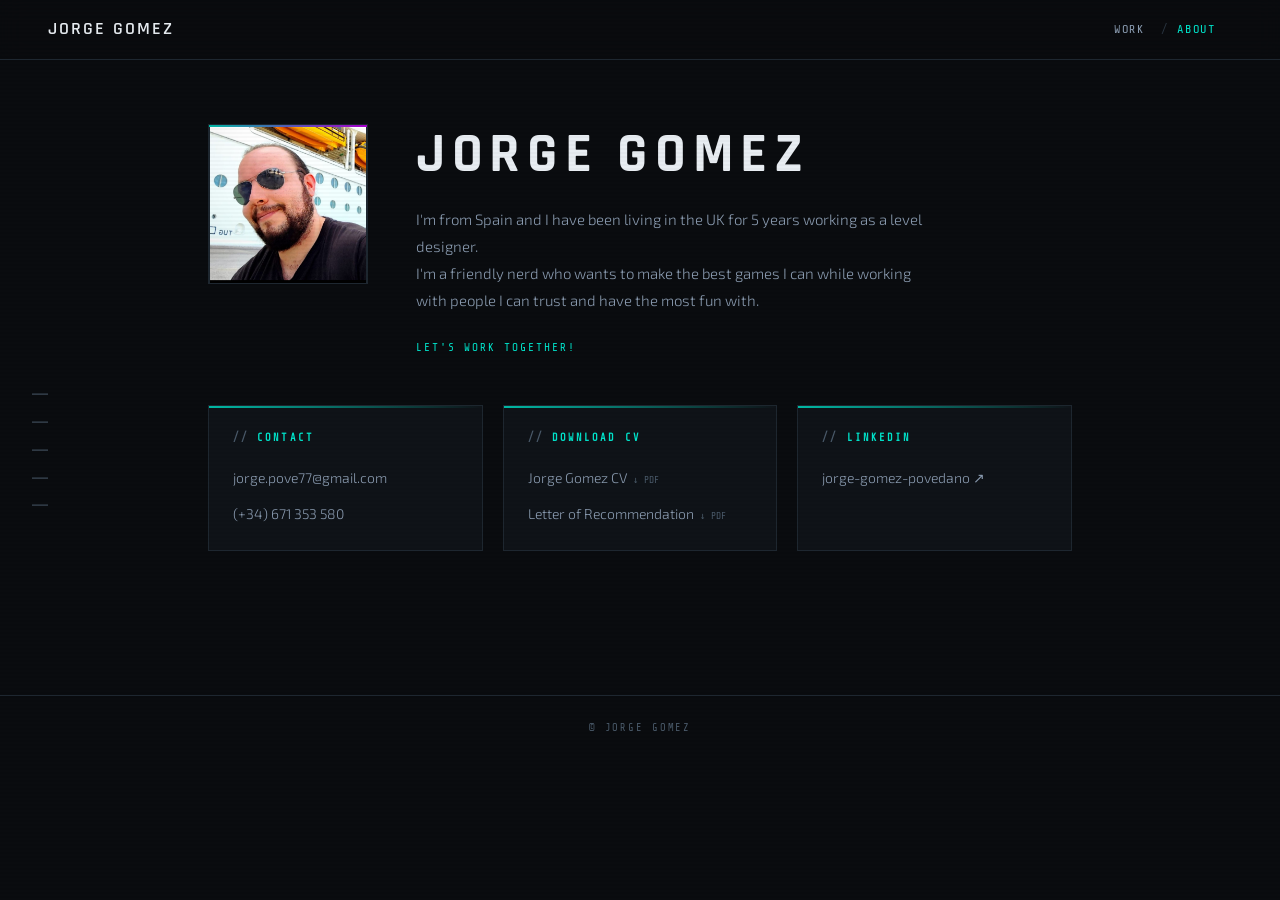
<file: about.html>
<!DOCTYPE html>
<html lang="en">
<head>
  <meta charset="UTF-8" />
  <meta name="viewport" content="width=device-width, initial-scale=1.0" />
  <title>About — Jorge Gomez</title>
  <link rel="stylesheet" href="style.css" />
</head>
<body>
  <!-- SIDEBAR —— visible en todas las páginas, activo según URL -->
  <nav class="sidebar" aria-label="Page sections">
    <a href="index.html#hero"     class="sidebar__link"><span>Intro</span></a>
    <a href="index.html#bio"      class="sidebar__link"><span>About</span></a>
    <a href="index.html#work"     class="sidebar__link"><span>Work</span></a>
    <a href="index.html#personal" class="sidebar__link"><span>Projects</span></a>
    <a href="about.html"          class="sidebar__link"><span>Contact</span></a>
  </nav>
  <header class="nav">
    <a href="index.html" class="nav__logo">Jorge Gomez</a>
    <nav class="nav__links">
      <a href="index.html" class="nav__link">Work</a>
      <a href="about.html" class="nav__link nav__link--active">About</a>
    </nav>
  </header>
  <section class="about-hero animate">
    <div class="about-hero__photo-wrap">
      <!--
        FOTO DE PERFIL
        Sustituye el div placeholder por:
        <img src="img/jorge-photo.jpg" alt="Jorge Gomez" class="about-hero__photo" />
        Tamaño recomendado: 320×320px mínimo (ratio 1:1). Formatos: JPG, PNG o WebP.
      -->
      <div class="about-hero__photo about-hero__photo--placeholder">
        <img src="img/yo2.jpg" alt="Jorge Gomez" class="about-hero__photo" />
      </div>
    </div>
    <div class="about-hero__text">
      <h1 class="about-hero__name">Jorge Gomez</h1>
      <p class="about-hero__tagline">I'm from Spain and I have been living in the UK for 5 years working as a level designer.<br />I'm a friendly nerd who wants to make the best games I can while working with people I can trust and have the most fun with.</p>
      <p class="about-hero__cta">Let's work together!</p>
    </div>
  </section>
  <section class="about-details animate animate--delay-1">
    <div class="about-block">
      <h3 class="about-block__title">Contact</h3>
      <ul class="about-block__list">
        <li><a href="mailto:jorge.pove77@gmail.com">jorge.pove77@gmail.com</a></li>
        <li><a href="tel:+34671353580">(+34) 671 353 580</a></li>
      </ul>
    </div>
    <div class="about-block">
      <h3 class="about-block__title">Download CV</h3>
      <ul class="about-block__list">
        <li>
          <!-- ============================================================
               CV — Sube tu PDF a la carpeta "downloads/" con el nombre
               que prefieras y actualiza el href aquí.
               Ejemplo: href="downloads/CV_Jorge_Gomez_EN.pdf"
               ============================================================ -->
          <a href="downloads/CV_Jorge_Gomez_EN.pdf" target="_blank" rel="noopener">
            Jorge Gomez CV <span class="about-block__ext">↓ PDF</span>
          </a>
        </li>
        <li>
          <!-- ============================================================
               CARTA DE RECOMENDACIÓN — igual que el CV: súbela a "downloads/"
               y actualiza el href.
               ============================================================ -->
          <a href="downloads/Letter_of_Recommendation_Jorge_Gomez.pdf" target="_blank" rel="noopener">
            Letter of Recommendation <span class="about-block__ext">↓ PDF</span>
          </a>
        </li>
      </ul>
    </div>
    <div class="about-block">
      <h3 class="about-block__title">LinkedIn</h3>
      <ul class="about-block__list">
        <li>
          <a href="https://www.linkedin.com/in/jorge-gomez-povedano/" target="_blank" rel="noopener">
            jorge-gomez-povedano ↗
          </a>
        </li>
      </ul>
    </div>
  </section>
  <footer class="footer"><span>© Jorge Gomez</span></footer>
  <script src="main.js"></script>
</body>
</html>
</file>
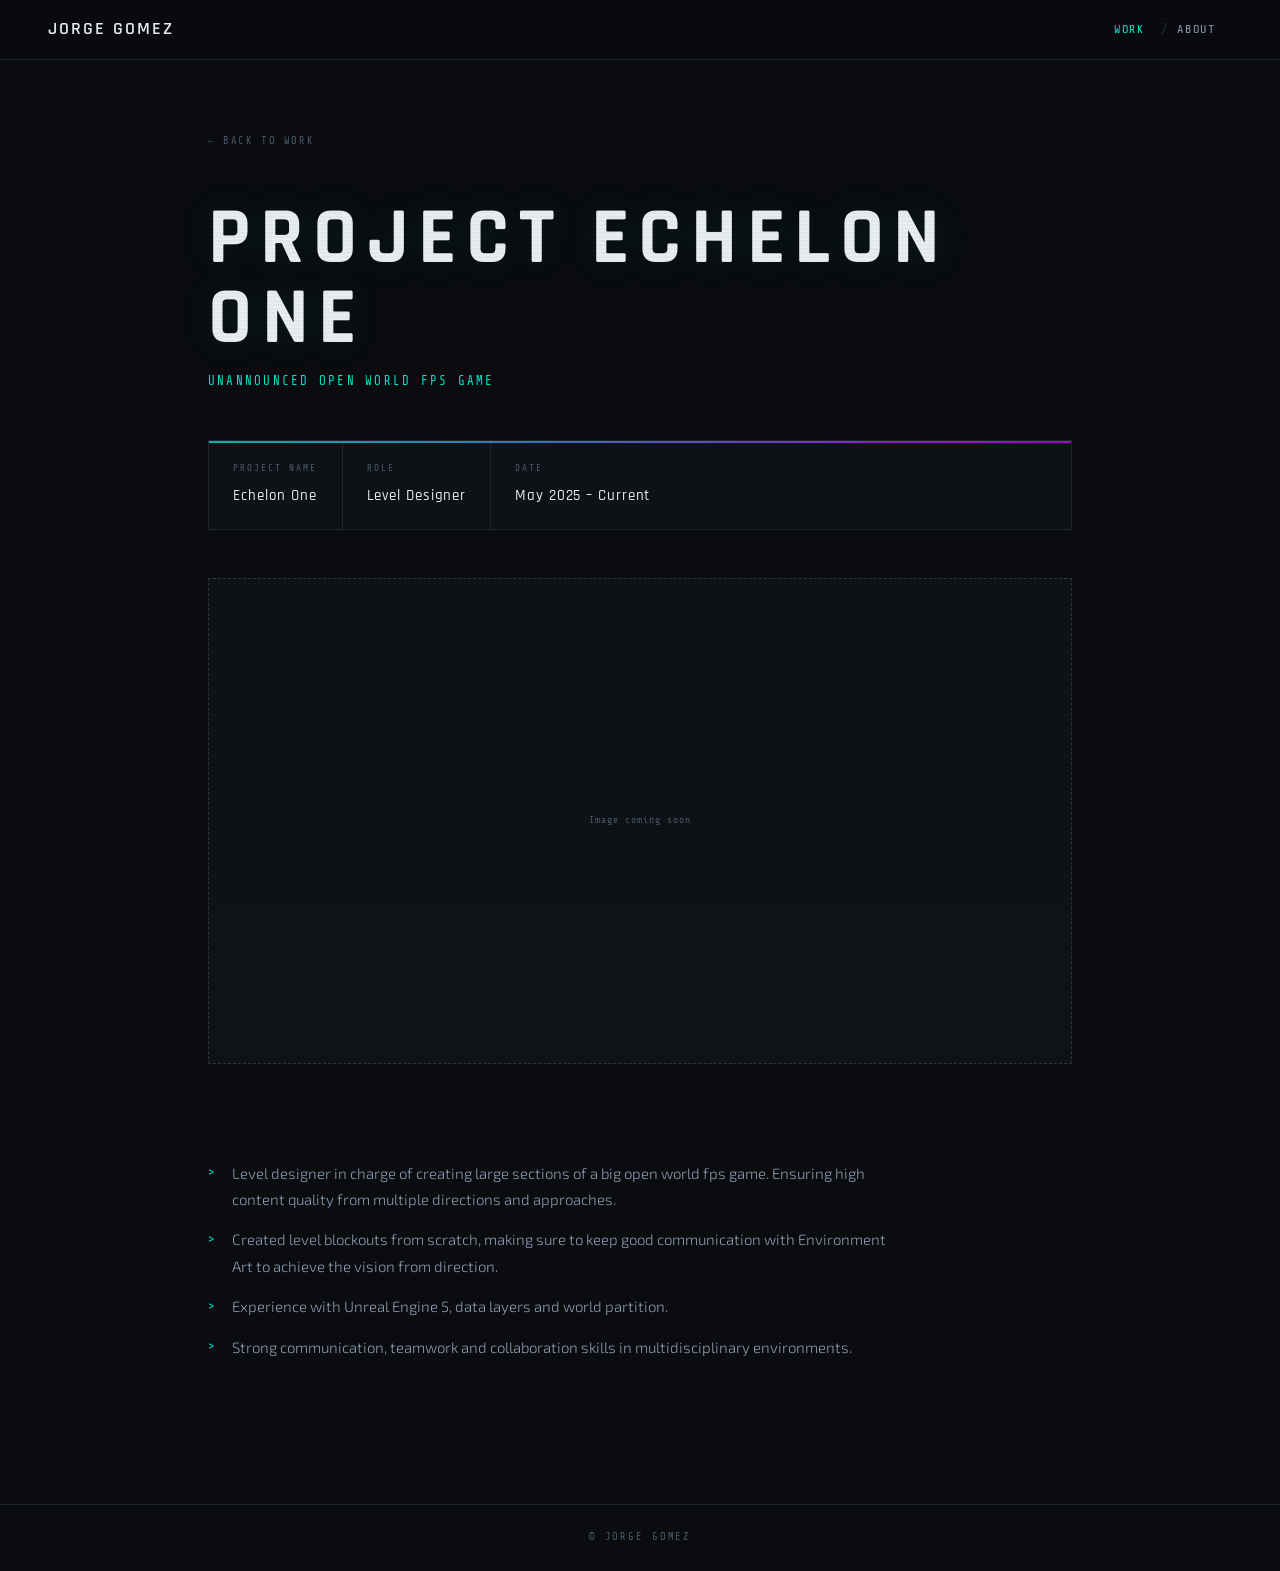
<file: echelon-one.html>
<!DOCTYPE html>
<html lang="en">
<head>
  <meta charset="UTF-8" />
  <meta name="viewport" content="width=device-width, initial-scale=1.0" />
  <title>Echelon One — Jorge Gomez</title>
  <link rel="stylesheet" href="style.css" />
</head>
<body>
  <header class="nav">
    <a href="index.html" class="nav__logo">Jorge Gomez</a>
    <nav class="nav__links">
      <a href="index.html" class="nav__link nav__link--active">Work</a>
      <a href="about.html" class="nav__link">About</a>
    </nav>
  </header>
  <section class="project-hero animate">
    <a href="index.html" class="project-hero__back">← Back to Work</a>
    <div class="project-hero__titles">
      <h1 class="project-hero__title">Project Echelon One</h1>
      <p class="project-hero__subtitle">Unannounced Open World FPS game</p>
    </div>
    <div class="project-meta">
      <div class="project-meta__item">
        <span class="project-meta__label">Project Name</span>
        <span class="project-meta__value">Echelon One</span>
      </div>
      <div class="project-meta__item">
        <span class="project-meta__label">Role</span>
        <span class="project-meta__value">Level Designer</span>
      </div>
      <div class="project-meta__item">
        <span class="project-meta__label">Date</span>
        <span class="project-meta__value">May 2025 – Current</span>
      </div>
    </div>
  </section>
  <section class="project-media animate animate--delay-1">
    <!--
      IMAGEN PRINCIPAL — Echelon One
      Sustituye el div placeholder por:
      <div class="project-media__item">
        <img src="img/echelon-01.jpg" alt="Echelon One level screenshot" />
      </div>
      Tamaño recomendado: 960×540px mínimo (ratio 16:9). Formatos: JPG, PNG o WebP.
    -->
    <div class="project-media__item project-media__item--placeholder">
      <span>Image coming soon</span>
    </div>
  </section>
  <section class="project-desc animate animate--delay-2">
    <ul class="project-desc__list">
      <li>Level designer in charge of creating large sections of a big open world fps game. Ensuring high content quality from multiple directions and approaches.</li>
      <li>Created level blockouts from scratch, making sure to keep good communication with Environment Art to achieve the vision from direction.</li>
      <li>Experience with Unreal Engine 5, data layers and world partition.</li>
      <li>Strong communication, teamwork and collaboration skills in multidisciplinary environments.</li>
    </ul>
  </section>
  <footer class="footer"><span>© Jorge Gomez</span></footer>
  <script src="main.js"></script>
</body>
</html>
</file>
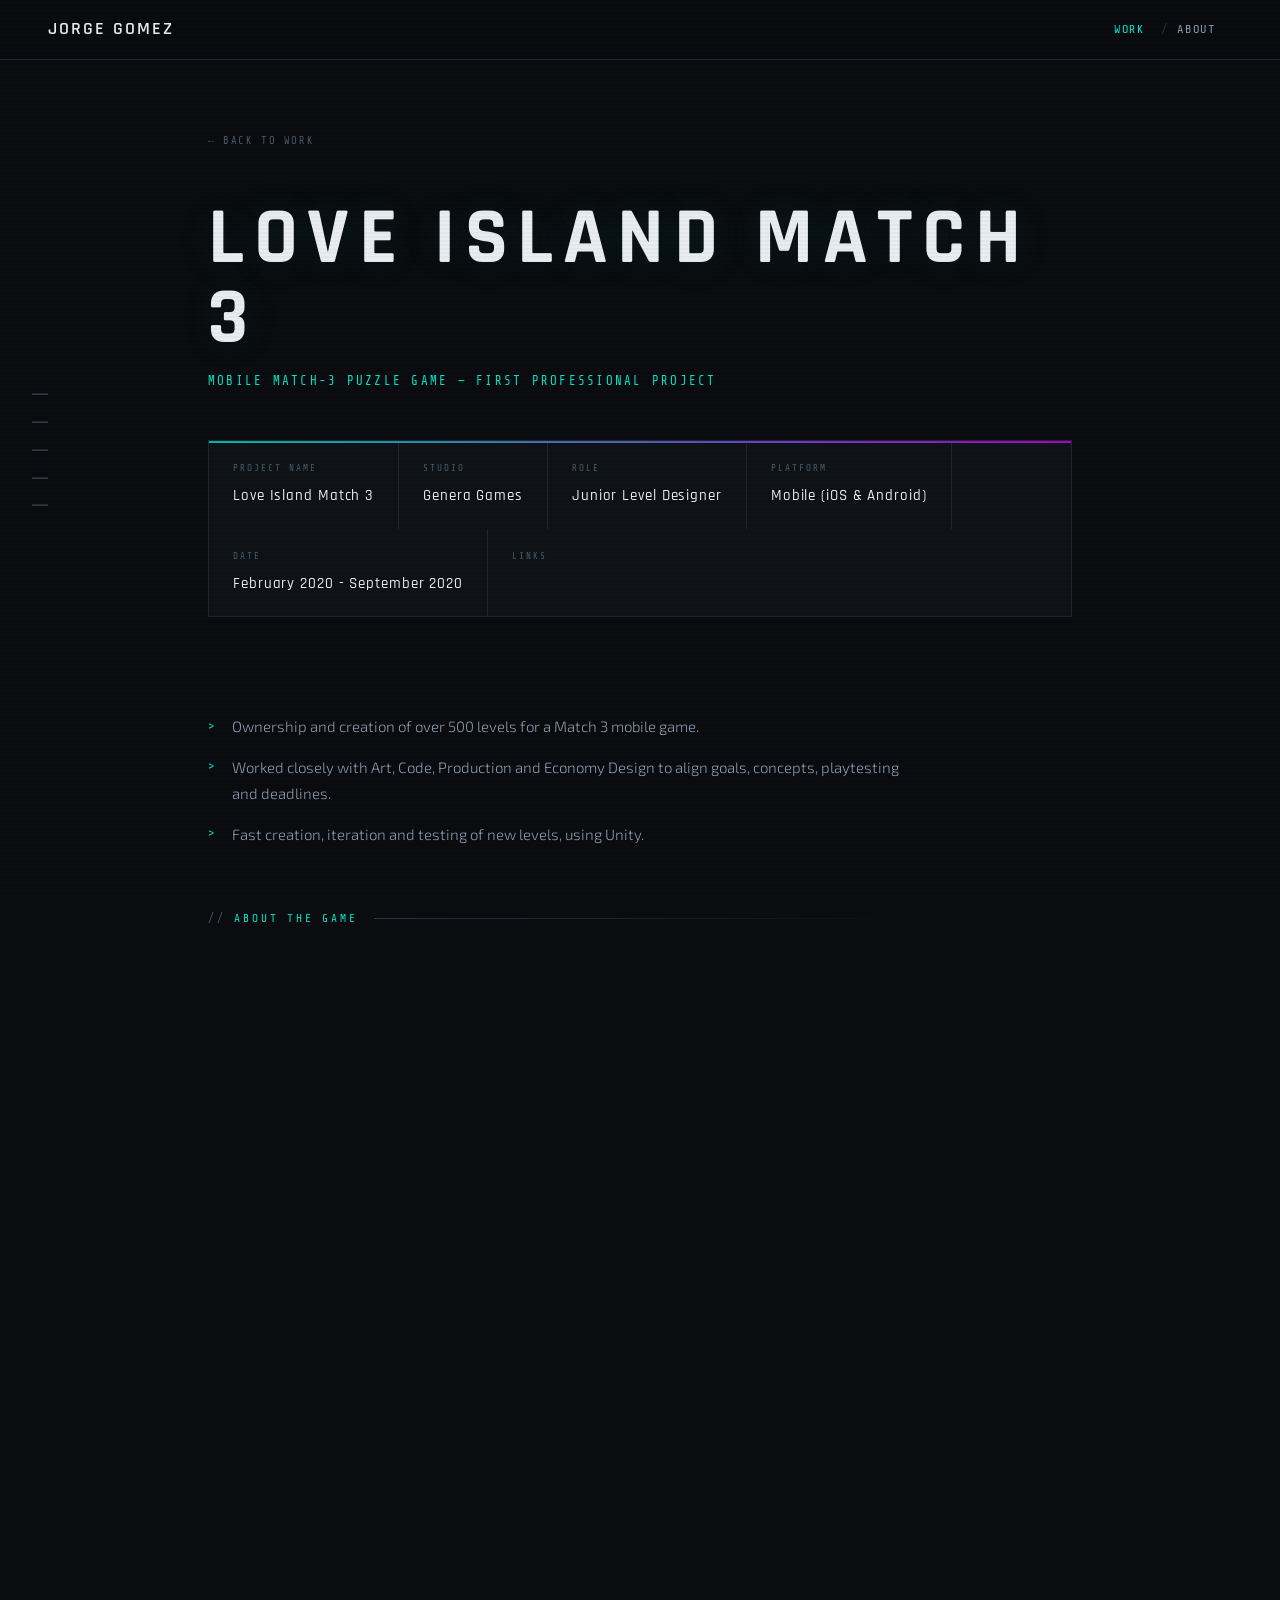
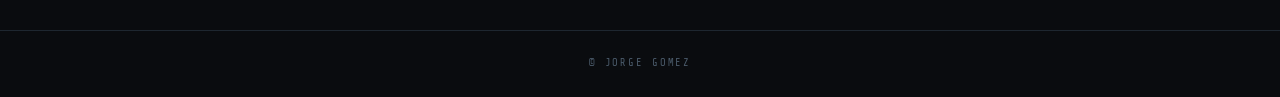
<file: love-island.html>
<!DOCTYPE html>
<html lang="en">
<head>
  <meta charset="UTF-8" />
  <meta name="viewport" content="width=device-width, initial-scale=1.0" />
  <title>Love Island Match 3 — Jorge Gomez</title>
  <link rel="stylesheet" href="style.css" />
</head>
<body>
  <!-- SIDEBAR —— visible en todas las páginas, activo según URL -->
  <nav class="sidebar" aria-label="Page sections">
    <a href="index.html#hero"     class="sidebar__link"><span>Intro</span></a>
    <a href="index.html#bio"      class="sidebar__link"><span>About</span></a>
    <a href="index.html#work"     class="sidebar__link"><span>Work</span></a>
    <a href="index.html#personal" class="sidebar__link"><span>Projects</span></a>
    <a href="about.html"          class="sidebar__link"><span>Contact</span></a>
  </nav>

  <header class="nav">
    <a href="index.html" class="nav__logo">Jorge Gomez</a>
    <nav class="nav__links">
      <a href="index.html" class="nav__link nav__link--active">Work</a>
      <a href="about.html" class="nav__link">About</a>
    </nav>
  </header>

  <!-- PROJECT HERO -->
  <section class="project-hero animate">
    <a href="index.html" class="project-hero__back">← Back to Work</a>
    <div class="project-hero__titles">
      <!-- ============================================================
           TÍTULO Y SUBTÍTULO
           Edita el <h1> y el <p> con el nombre y descripción corta del proyecto.
           ============================================================ -->
      <h1 class="project-hero__title">Love Island Match 3</h1>
      <p class="project-hero__subtitle">Mobile Match-3 puzzle game — First professional project</p>
    </div>
    <div class="project-meta">

      <!-- ============================================================
           METADATOS DEL PROYECTO
           Edita los <span class="project-meta__value"> con los datos reales.
           Puedes añadir o eliminar bloques project-meta__item según necesites.
           ============================================================ -->

      <div class="project-meta__item">
        <span class="project-meta__label">Project Name</span>
        <!-- NOMBRE DEL PROYECTO -->
        <span class="project-meta__value">Love Island Match 3</span>
      </div>

      <div class="project-meta__item">
        <span class="project-meta__label">Studio</span>
        <!-- NOMBRE DEL ESTUDIO/EMPRESA -->
        <span class="project-meta__value">Genera Games<!-- Escribe aquí el nombre del estudio --></span>
      </div>

      <div class="project-meta__item">
        <span class="project-meta__label">Role</span>
        <!-- TU ROL EN EL PROYECTO -->
        <span class="project-meta__value">Junior Level Designer<!-- Escribe aquí tu rol: p.ej. Level Designer --></span>
      </div>

      <div class="project-meta__item">
        <span class="project-meta__label">Platform</span>
        <!-- PLATAFORMA -->
        <span class="project-meta__value">Mobile (iOS &amp; Android)</span>
      </div>

      <div class="project-meta__item">
        <span class="project-meta__label">Date</span>
        <!-- FECHAS DEL PROYECTO -->
        <span class="project-meta__value">February 2020 - September 2020<!-- Escribe aquí las fechas: p.ej. June 2021 – March 2022 --></span>
      </div>

      <!-- ============================================================
           LINKS OPCIONALES (Steam, App Store, web del proyecto…)
           Si no tienes links, elimina este bloque project-meta__item entero.
           Si tienes más de uno, sepáralos con &nbsp;·&nbsp; como en el ejemplo.
           ============================================================ -->
      <div class="project-meta__item">
        <span class="project-meta__label">Links</span>
        <span class="project-meta__value">
          <!-- LINK 1 — sustituye la URL y el texto -->
          <a href="#" target="_blank" rel="noopener" class="project-meta__link"><!-- Texto del link, p.ej. App Store ↗ --></a>
          <!-- Para añadir un segundo link, descomenta la línea de abajo:
          &nbsp;·&nbsp;
          <a href="#" target="_blank" rel="noopener" class="project-meta__link">Segundo link ↗</a>
          -->
        </span>
      </div>

    </div>
  </section>

  <!-- PROJECT DESCRIPTION -->
  <section class="project-desc animate animate--delay-1">

    <!-- ============================================================
         BULLET POINTS — Lo que hiciste en este proyecto
         Cada <li> es un punto. Añade, elimina o reordena libremente.
         ============================================================ -->
    <ul class="project-desc__list">
      <!-- BULLET 1 — escribe aquí tu primer punto -->
      <li>Ownership and creation of over 500 levels for a Match 3 mobile game.</li>

      <!-- BULLET 2 — escribe aquí tu segundo punto -->
      <li>Worked closely with Art, Code, Production and Economy Design to align goals, concepts, playtesting and deadlines.</li>

      <!-- BULLET 3 — escribe aquí tu tercer punto -->
      <li>Fast creation, iteration and testing of new levels, using Unity.</li>


    <!-- ============================================================
         SECCIÓN "ABOUT THE GAME" (opcional)
         Escribe aquí un párrafo corto describiendo el juego.
         Si no quieres esta sección, elimina el bloque project-desc__about entero.
         ============================================================ -->
    <div class="project-desc__about">
      <div class="project-desc__about-header">
        <span class="section-header__label">About the Game</span>
      </div>
      <!-- DESCRIPCIÓN DEL JUEGO — edita el párrafo de abajo -->
      <p><!-- Escribe aquí una breve descripción del juego. --></p>
    </div>

  </section>

  <!-- PROJECT MEDIA -->
  <section class="project-media animate animate--delay-2">
    

   

    <!-- ============================================================
         VÍDEO DE YOUTUBE
         Sustituye TU_ID_DE_VIDEO por el ID real del vídeo de YouTube.
         El ID es la parte de la URL después de "v=":
           https://www.youtube.com/watch?v=ESTE_ES_EL_ID
                                              ^^^^^^^^^^^^

         Resultado:
           <iframe src="https://www.youtube.com/embed/ESTE_ES_EL_ID" ...></iframe>

         Si no tienes vídeo todavía, deja este bloque como está
         (no se mostrará ningún iframe vacío).
         ============================================================ -->
    <div class="project-media__video-wrap">
      <!-- VÍDEO — sustituye TU_ID_DE_VIDEO por el ID real de YouTube -->
       <iframe
            src="https://www.youtube.com/embed/Yf55bWeUuGk"
            title="LoveIsland showcase"
            frameborder="0"
            allow="accelerometer; autoplay; clipboard-write; encrypted-media; gyroscope; picture-in-picture"
            allowfullscreen
            style="width:100%; aspect-ratio:16/9; display:block;"
          ></iframe>
    </div>

  </section>

  <footer class="footer"><span>© Jorge Gomez</span></footer>
  <script src="main.js"></script>
</body>
</html>
</file>
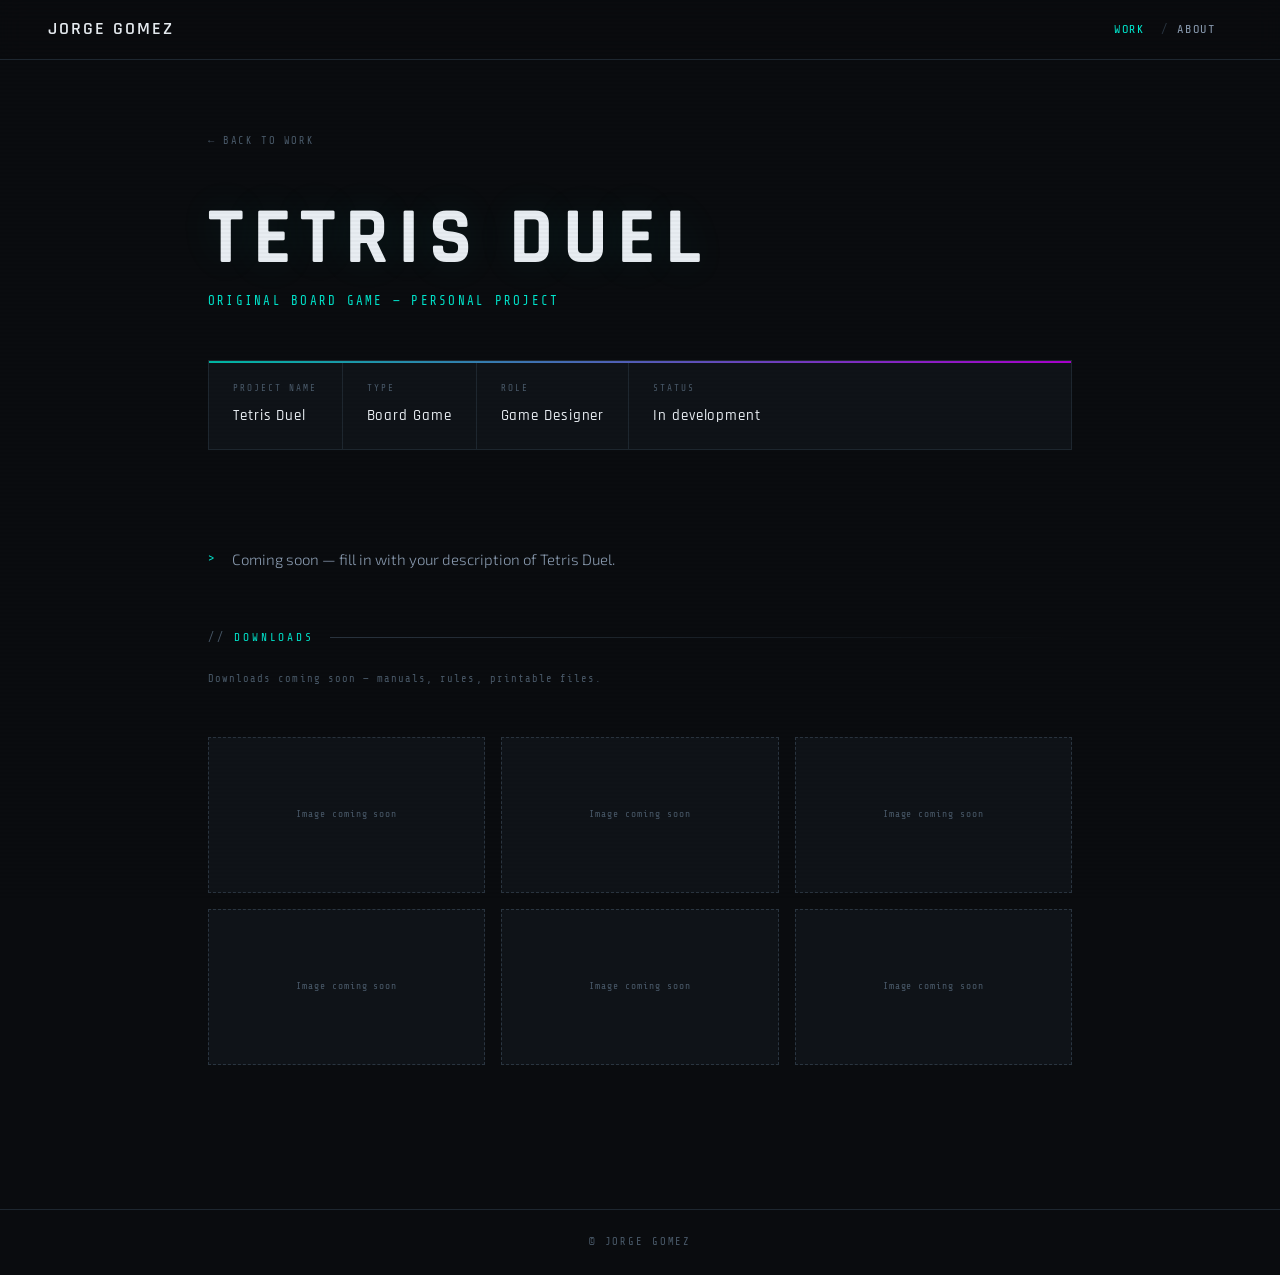
<file: tetris-duel.html>
<!DOCTYPE html>
<html lang="en">
<head>
  <meta charset="UTF-8" />
  <meta name="viewport" content="width=device-width, initial-scale=1.0" />
  <title>Tetris Duel — Jorge Gomez</title>
  <link rel="stylesheet" href="style.css" />
</head>
<body>
  <header class="nav">
    <a href="index.html" class="nav__logo">Jorge Gomez</a>
    <nav class="nav__links">
      <a href="index.html" class="nav__link nav__link--active">Work</a>
      <a href="about.html" class="nav__link">About</a>
    </nav>
  </header>
  <section class="project-hero animate">
    <a href="index.html" class="project-hero__back">← Back to Work</a>
    <div class="project-hero__titles">
      <h1 class="project-hero__title">Tetris Duel</h1>
      <p class="project-hero__subtitle">Original board game — Personal project</p>
    </div>
    <div class="project-meta">
      <div class="project-meta__item">
        <span class="project-meta__label">Project Name</span>
        <span class="project-meta__value">Tetris Duel</span>
      </div>
      <div class="project-meta__item">
        <span class="project-meta__label">Type</span>
        <span class="project-meta__value">Board Game</span>
      </div>
      <div class="project-meta__item">
        <span class="project-meta__label">Role</span>
        <span class="project-meta__value">Game Designer</span>
      </div>
      <div class="project-meta__item">
        <span class="project-meta__label">Status</span>
        <span class="project-meta__value">In development</span>
      </div>
    </div>
  </section>
  <section class="project-desc animate animate--delay-1">
    <ul class="project-desc__list">
      <li>Coming soon — fill in with your description of Tetris Duel.</li>
    </ul>
    <div class="project-desc__downloads">
      <div class="project-desc__downloads-header">
        <span class="section-header__label">Downloads</span>
      </div>
      <div class="project-desc__downloads-list">
        <p class="project-desc__downloads-empty">Downloads coming soon — manuals, rules, printable files.</p>
      </div>
    </div>
  </section>
  <section class="project-media animate animate--delay-2">
    <div class="project-media__grid project-media__grid--three">
      <!--
        GALERÍA DE IMÁGENES — Tetris Duel (6 imágenes en grid 3 columnas)
        Para cada imagen, sustituye el div placeholder por:
        <div class="project-media__item">
          <img src="img/tetris-duel-01.jpg" alt="Descripción de la imagen" />
        </div>
        Tamaño recomendado: 600×338px (ratio 16:9). Formatos: JPG, PNG o WebP.
        También puedes usar fotos del tablero/cartas en ratio libre — el CSS las recortará a 16:9.
      -->
      <div class="project-media__item project-media__item--placeholder"><span>Image coming soon</span></div>
      <div class="project-media__item project-media__item--placeholder"><span>Image coming soon</span></div>
      <div class="project-media__item project-media__item--placeholder"><span>Image coming soon</span></div>
      <div class="project-media__item project-media__item--placeholder"><span>Image coming soon</span></div>
      <div class="project-media__item project-media__item--placeholder"><span>Image coming soon</span></div>
      <div class="project-media__item project-media__item--placeholder"><span>Image coming soon</span></div>
    </div>
  </section>
  <footer class="footer"><span>© Jorge Gomez</span></footer>
  <script src="main.js"></script>
</body>
</html>
</file>
<file: style.css>
/* ============================================================
   FONTS & ROOT
   ============================================================ */
@import url('https://fonts.googleapis.com/css2?family=Rajdhani:wght@300;400;500;600;700&family=Share+Tech+Mono&family=Exo+2:ital,wght@0,100;0,200;0,300;0,400;0,600;1,200;1,300&display=swap');

*, *::before, *::after {
  box-sizing: border-box;
  margin: 0;
  padding: 0;
}

:root {
  --bg:           #0a0c0f;
  --bg-card:      #0f1318;
  --bg-card-2:    #141920;
  --border:       #1e2730;
  --border-light: #2a3540;

  --cyan:         #00e5cc;
  --cyan-dim:     #00b8a4;
  --cyan-glow:    rgba(0, 229, 204, 0.15);
  --magenta:      #d400ff;
  --magenta-dim:  #a800cc;

  --text:         #e8edf2;
  --text-soft:    #8a9bb0;
  --text-muted:   #4a5a6a;

  --font-display: 'Rajdhani', sans-serif;
  --font-mono:    'Share Tech Mono', monospace;
  --font-body:    'Exo 2', sans-serif;

  --max-w: 960px;
  --nav-h: 60px;
}

html { font-size: 16px; scroll-behavior: smooth; }

body {
  background-color: var(--bg);
  color: var(--text);
  font-family: var(--font-body);
  font-weight: 300;
  line-height: 1.7;
  min-height: 100vh;
  display: flex;
  flex-direction: column;
  -webkit-font-smoothing: antialiased;
}

a { color: inherit; text-decoration: none; }
ul { list-style: none; }
img { display: block; width: 100%; height: 100%; object-fit: cover; }

/* Subtle scanline texture */
body::before {
  content: '';
  position: fixed;
  inset: 0;
  background: repeating-linear-gradient(
    0deg,
    transparent,
    transparent 2px,
    rgba(0,0,0,0.025) 2px,
    rgba(0,0,0,0.025) 4px
  );
  pointer-events: none;
  z-index: 1000;
}

/* ============================================================
   NAV
   ============================================================ */
.nav {
  position: fixed;
  top: 0; left: 0; right: 0;
  z-index: 500;
  height: var(--nav-h);
  display: flex;
  align-items: center;
  justify-content: space-between;
  padding: 0 clamp(1.5rem, 5vw, 3rem);
  background: rgba(10, 12, 15, 0.9);
  backdrop-filter: blur(12px);
  border-bottom: 1px solid var(--border);
}

.nav__logo {
  font-family: var(--font-display);
  font-size: 1.1rem;
  font-weight: 600;
  letter-spacing: 0.12em;
  color: var(--text);
  text-transform: uppercase;
  transition: color 0.2s;
}
.nav__logo:hover { color: var(--cyan); }

.nav__links {
  display: flex;
  align-items: center;
  gap: 0;
}

.nav__link {
  font-family: var(--font-mono);
  font-size: 0.75rem;
  letter-spacing: 0.15em;
  text-transform: uppercase;
  color: var(--text-soft);
  padding: 0.4rem 1rem;
  position: relative;
  transition: color 0.2s;
}

.nav__link + .nav__link::before {
  content: '/';
  position: absolute;
  left: 0;
  color: var(--border-light);
}

.nav__link:hover,
.nav__link--active { color: var(--cyan); }

/* ============================================================
   HERO — fullscreen, GIF-ready
   ============================================================ */
.hero {
  position: relative;
  width: 100%;
  height: 100vh;
  min-height: 500px;
  display: flex;
  flex-direction: column;
  align-items: center;
  justify-content: center;
  overflow: hidden;
}

/* Background layer — drop an <img> inside for your GIF */
.hero__bg {
  position: absolute;
  inset: 0;
  z-index: 0;
  overflow: hidden;
  background: var(--bg);
}

.hero__bg img {
  width: 100%;
  height: 100%;
  object-fit: cover;
  opacity: 0.55;
  filter: saturate(0.7) brightness(0.55);
}

.hero__bg::after {
  content: '';
  position: absolute;
  inset: 0;
  background:
    linear-gradient(to bottom, rgba(10,12,15,0.45) 0%, rgba(10,12,15,0.05) 40%, rgba(10,12,15,0.7) 100%),
    linear-gradient(to right, rgba(10,12,15,0.35) 0%, transparent 50%, rgba(10,12,15,0.35) 100%);
}

/* Placeholder gradient when no GIF yet */
.hero__bg-placeholder {
  width: 100%;
  height: 100%;
  background: linear-gradient(135deg, #0a0c0f 0%, #0d1a22 50%, #0a0c0f 100%);
  position: relative;
}

.hero__bg-placeholder::before {
  content: '';
  position: absolute;
  inset: 0;
  background:
    radial-gradient(ellipse 60% 40% at 50% 50%, rgba(0,229,204,0.05) 0%, transparent 70%),
    radial-gradient(ellipse 40% 60% at 15% 80%, rgba(212,0,255,0.04) 0%, transparent 60%);
}

/* Content */
.hero__content {
  position: relative;
  z-index: 2;
  text-align: center;
  display: flex;
  flex-direction: column;
  align-items: center;
  gap: 1.25rem;
  opacity: 0;
  animation: fadeIn 1s ease 0.3s forwards;
}

.hero__title {
  font-family: var(--font-display);
  font-size: clamp(4.5rem, 15vw, 11rem);
  font-weight: 700;
  letter-spacing: 0.25em;
  /* Compensar el letter-spacing del último carácter para centrado visual real */
  margin-right: -0.25em;
  text-transform: uppercase;
  color: var(--text);
  line-height: 1;
  text-shadow:
    0 0 40px rgba(0,229,204,0.25),
    0 0 100px rgba(0,229,204,0.08);
}

.hero__subtitle {
  font-family: var(--font-mono);
  font-size: clamp(0.7rem, 1.8vw, 0.95rem);
  letter-spacing: 0.25em;
  /* Compensar letter-spacing para centrado visual real */
  margin-right: -0.25em;
  text-transform: uppercase;
  color: var(--cyan);
  display: flex;
  align-items: center;
  gap: 1rem;
}

.hero__subtitle::before,
.hero__subtitle::after {
  content: '';
  display: inline-block;
  width: clamp(2rem, 5vw, 5rem);
  height: 1px;
  background: linear-gradient(to right, transparent, var(--cyan-dim));
}
.hero__subtitle::after {
  background: linear-gradient(to left, transparent, var(--cyan-dim));
}

/* Scroll hint */
.hero__scroll {
  position: absolute;
  bottom: 2rem;
  left: 50%;
  transform: translateX(-50%);
  z-index: 2;
  display: flex;
  flex-direction: column;
  align-items: center;
  gap: 0.5rem;
  opacity: 0;
  animation: fadeIn 1s ease 1.4s forwards;
}

.hero__scroll span {
  font-family: var(--font-mono);
  font-size: 0.55rem;
  letter-spacing: 0.25em;
  /* Compensar letter-spacing para que SCROLL quede centrado visualmente */
  margin-right: -0.25em;
  color: var(--text-muted);
  text-transform: uppercase;
}

.hero__scroll-line {
  width: 1px;
  height: 2.5rem;
  background: linear-gradient(to bottom, var(--cyan-dim), transparent);
  animation: scrollPulse 2s ease-in-out infinite;
}

/* ============================================================
   BIO SECTION
   ============================================================ */
.bio {
  max-width: var(--max-w);
  width: 100%;
  margin: 0 auto;
  padding: 5rem clamp(1.5rem, 5vw, 3rem) 0;
  opacity: 0;
  animation: fadeUp 0.8s ease 0.1s forwards;
  display: grid;
  grid-template-columns: 1fr 280px;
  gap: 3rem;
  align-items: start;
}

@media (max-width: 860px) {
  .bio {
    grid-template-columns: 1fr;
  }
  .bio__easter-egg {
    display: flex;
    flex-direction: row;
    flex-wrap: wrap;
    gap: 1.5rem;
    align-items: flex-start;
    justify-content: center;
    padding-top: 0;
    border-top: 1px solid var(--border);
    padding-top: 2rem;
  }
}

.bio__inner {
  border-left: 2px solid var(--cyan-dim);
  padding-left: 2rem;
  display: flex;
  flex-direction: column;
  gap: 1rem;
}

.bio__inner p {
  font-size: 0.9375rem;
  color: var(--text-soft);
  line-height: 1.8;
}

.bio__inner strong {
  font-weight: 600;
  color: var(--text);
}

/* ============================================================
   BIO EASTER EGG
   ============================================================ */
.bio__easter-egg {
  display: flex;
  flex-direction: column;
  align-items: center;
  padding-top: 0.5rem;
  gap: 0;
}

.bio-egg__label {
  font-family: var(--font-mono);
  font-size: 0.62rem;
  letter-spacing: 0.2em;
  color: var(--text-muted);
  margin-bottom: 1.8rem;
  align-self: flex-start;
}

/* Block area */
.bio-egg__block-area {
  position: relative;
  display: flex;
  flex-direction: column;
  align-items: center;
  width: 80px;
  margin-bottom: 1.4rem;
}

.bio-egg__coin-slot {
  height: 64px;
  display: flex;
  align-items: flex-end;
  justify-content: center;
  margin-bottom: 4px;
  position: relative;
  width: 80px;
}

.bio-egg__coin {
  width: 28px;
  height: 28px;
  border-radius: 50%;
  background: #f5a623;
  border: 2px solid #c47d0a;
  display: flex;
  align-items: center;
  justify-content: center;
  font-family: var(--font-mono);
  font-size: 11px;
  font-weight: 700;
  color: #7a4d00;
  position: absolute;
  bottom: 0;
  opacity: 0;
  pointer-events: none;
}

.bio-egg__coin.jump {
  animation: eggCoinJump 0.55s ease forwards;
}

@keyframes eggCoinJump {
  0%   { opacity: 1; bottom: 0;    transform: scale(1); }
  40%  { opacity: 1; bottom: 54px; transform: scale(1.15); }
  100% { opacity: 0; bottom: 82px; transform: scale(0.7); }
}

/* The block itself */
.bio-egg__block {
  width: 72px;
  height: 72px;
  background: #f5a623;
  border: 3px solid #7a4d00;
  border-radius: 6px;
  display: flex;
  align-items: center;
  justify-content: center;
  cursor: pointer;
  user-select: none;
  box-shadow:
    inset 3px 3px 0 rgba(255,255,255,0.35),
    inset -3px -3px 0 rgba(0,0,0,0.25),
    0 0 14px 3px rgba(245,166,35,0.4),
    0 0 30px 6px rgba(245,166,35,0.15);
  animation: eggBlockFloat 2.5s ease-in-out infinite, eggGoldPulse 2s ease-in-out infinite;
  transition: filter 0.15s;
}

.bio-egg__block:hover { filter: brightness(1.12); }

.bio-egg__block.hit {
  animation: eggBlockHit 0.2s ease, eggGoldPulse 2s ease-in-out infinite;
}

.bio-egg__block.empty {
  background: #5a4820;
  border-color: #3a2c10;
  box-shadow:
    inset 3px 3px 0 rgba(255,255,255,0.06),
    inset -3px -3px 0 rgba(0,0,0,0.5);
  cursor: default;
  animation: none;
  filter: none;
}

.bio-egg__block.empty:hover { filter: none; }

@keyframes eggBlockFloat {
  0%, 100% { transform: translateY(0px); }
  50%       { transform: translateY(-7px); }
}

@keyframes eggGoldPulse {
  0%, 100% {
    box-shadow:
      inset 3px 3px 0 rgba(255,255,255,0.35),
      inset -3px -3px 0 rgba(0,0,0,0.25),
      0 0 14px 3px rgba(245,166,35,0.4),
      0 0 30px 6px rgba(245,166,35,0.15);
  }
  50% {
    box-shadow:
      inset 3px 3px 0 rgba(255,255,255,0.35),
      inset -3px -3px 0 rgba(0,0,0,0.25),
      0 0 26px 8px rgba(245,166,35,0.75),
      0 0 52px 16px rgba(245,166,35,0.3);
  }
}

@keyframes eggBlockHit {
  0%   { transform: translateY(0px); }
  35%  { transform: translateY(-13px); }
  100% { transform: translateY(0px); }
}

.bio-egg__qmark {
  font-family: 'Arial Black', Arial, sans-serif;
  font-size: 32px;
  font-weight: 900;
  color: #fff;
  text-shadow: 2px 2px 0 #7a4d00;
  line-height: 1;
  pointer-events: none;
  transition: opacity 0.3s;
}

/* Counter dots */
.bio-egg__counter {
  display: flex;
  gap: 5px;
  margin-top: 1rem;
}

.bio-egg__dot {
  width: 7px;
  height: 7px;
  border-radius: 50%;
  background: var(--border);
  border: 1px solid var(--border-light);
  transition: background 0.2s, border-color 0.2s;
}

.bio-egg__dot.filled {
  background: #f5a623;
  border-color: #c47d0a;
}

/* Hint */
.bio-egg__hint {
  position: absolute;
  bottom: -24px;
  left: 50%;
  transform: translateX(-50%);
  font-family: var(--font-mono);
  font-size: 0.6rem;
  color: var(--text-muted);
  letter-spacing: 0.1em;
  white-space: nowrap;
  animation: eggHintBounce 1.5s ease-in-out infinite;
  transition: opacity 0.3s;
}

@keyframes eggHintBounce {
  0%, 100% { transform: translateX(-50%) translateY(0); }
  50%       { transform: translateX(-50%) translateY(4px); }
}

/* Fact bubble */
.bio-egg__bubble {
  width: 100%;
  max-width: 260px;
  min-height: 76px;
  background: var(--bg-card);
  border: 1px solid var(--border-light);
  border-radius: 4px;
  padding: 0.8rem 0.9rem;
  text-align: center;
  opacity: 0;
  transform: translateY(8px);
  transition: opacity 0.35s ease, transform 0.35s ease;
}

.bio-egg__bubble.show {
  opacity: 1;
  transform: translateY(0);
}

.bio-egg__fact-index {
  display: block;
  font-family: var(--font-mono);
  font-size: 0.6rem;
  letter-spacing: 0.15em;
  color: var(--cyan);
  margin-bottom: 0.4rem;
}

.bio-egg__fact-text {
  display: block;
  font-family: var(--font-mono);
  font-size: 0.7rem;
  letter-spacing: 0.03em;
  color: var(--text);
  line-height: 1.65;
  min-height: 2.2em;
}

/* Nav arrows */
.bio-egg__nav {
  display: none;
  align-items: center;
  justify-content: space-between;
  margin-top: 0.65rem;
  padding-top: 0.55rem;
  border-top: 1px solid var(--border);
}

.bio-egg__nav.visible { display: flex; }

.bio-egg__nav-btn {
  background: transparent;
  border: 1px solid var(--border-light);
  border-radius: 3px;
  color: var(--text-soft);
  font-family: var(--font-mono);
  font-size: 0.85rem;
  cursor: pointer;
  padding: 1px 9px 2px;
  transition: border-color 0.2s, color 0.2s;
}

.bio-egg__nav-btn:hover { border-color: var(--cyan-dim); color: var(--cyan); }
.bio-egg__nav-btn:disabled { opacity: 0.2; cursor: default; }
.bio-egg__nav-btn:disabled:hover { border-color: var(--border-light); color: var(--text-soft); }

.bio-egg__nav-ctr {
  font-family: var(--font-mono);
  font-size: 0.6rem;
  letter-spacing: 0.12em;
  color: var(--text-muted);
}

/* Reveal / socials */
.bio-egg__reveal {
  display: none;
  flex-direction: column;
  align-items: center;
  gap: 0.75rem;
  margin-top: 1.2rem;
  opacity: 0;
  width: 100%;
  max-width: 260px;
}

.bio-egg__reveal.show {
  display: flex;
  animation: eggFadeIn 0.8s ease forwards;
}

@keyframes eggFadeIn {
  from { opacity: 0; transform: translateY(6px); }
  to   { opacity: 1; transform: translateY(0); }
}

.bio-egg__reveal-label {
  font-family: var(--font-mono);
  font-size: 0.58rem;
  letter-spacing: 0.18em;
  color: var(--cyan);
  text-align: center;
}

.bio-egg__socials {
  display: grid;
  grid-template-columns: 1fr 1fr;
  gap: 0.5rem;
  width: 100%;
}

.bio-egg__social {
  display: flex;
  align-items: center;
  gap: 5px;
  padding: 0.4rem 0.65rem;
  border: 1px solid var(--border-light);
  border-radius: 3px;
  font-family: var(--font-mono);
  font-size: 0.65rem;
  letter-spacing: 0.06em;
  color: var(--text-soft);
  text-decoration: none;
  transition: border-color 0.2s, color 0.2s;
  white-space: nowrap;
}

.bio-egg__social:hover { border-color: var(--cyan-dim); color: var(--cyan); }

.bio-egg__sicon {
  width: 12px;
  height: 12px;
  display: inline-block;
  background: currentColor;
  flex-shrink: 0;
  -webkit-mask-size: contain;
  mask-size: contain;
  -webkit-mask-repeat: no-repeat;
  mask-repeat: no-repeat;
  -webkit-mask-position: center;
  mask-position: center;
}

.bio-egg__sicon--x {
  -webkit-mask-image: url("data:image/svg+xml,%3Csvg xmlns='http://www.w3.org/2000/svg' viewBox='0 0 24 24'%3E%3Cpath d='M18.244 2.25h3.308l-7.227 8.26 8.502 11.24H16.17l-4.714-6.231-5.401 6.231H2.741l7.73-8.835L1.254 2.25H8.08l4.253 5.622zm-1.161 17.52h1.833L7.084 4.126H5.117z'/%3E%3C/svg%3E");
  mask-image: url("data:image/svg+xml,%3Csvg xmlns='http://www.w3.org/2000/svg' viewBox='0 0 24 24'%3E%3Cpath d='M18.244 2.25h3.308l-7.227 8.26 8.502 11.24H16.17l-4.714-6.231-5.401 6.231H2.741l7.73-8.835L1.254 2.25H8.08l4.253 5.622zm-1.161 17.52h1.833L7.084 4.126H5.117z'/%3E%3C/svg%3E");
}

.bio-egg__sicon--ig {
  -webkit-mask-image: url("data:image/svg+xml,%3Csvg xmlns='http://www.w3.org/2000/svg' viewBox='0 0 24 24'%3E%3Cpath d='M12 2.163c3.204 0 3.584.012 4.85.07 3.252.148 4.771 1.691 4.919 4.919.058 1.265.069 1.645.069 4.849 0 3.205-.012 3.584-.069 4.849-.149 3.225-1.664 4.771-4.919 4.919-1.266.058-1.644.07-4.85.07-3.204 0-3.584-.012-4.849-.07-3.26-.149-4.771-1.699-4.919-4.92-.058-1.265-.07-1.644-.07-4.849 0-3.204.013-3.583.07-4.849.149-3.227 1.664-4.771 4.919-4.919 1.266-.057 1.645-.069 4.849-.069zm0-2.163c-3.259 0-3.667.014-4.947.072-4.358.2-6.78 2.618-6.98 6.98-.059 1.281-.073 1.689-.073 4.948 0 3.259.014 3.668.072 4.948.2 4.358 2.618 6.78 6.98 6.98 1.281.058 1.689.072 4.948.072 3.259 0 3.668-.014 4.948-.072 4.354-.2 6.782-2.618 6.979-6.98.059-1.28.073-1.689.073-4.948 0-3.259-.014-3.667-.072-4.947-.196-4.354-2.617-6.78-6.979-6.98-1.281-.059-1.69-.073-4.949-.073zm0 5.838c-3.403 0-6.162 2.759-6.162 6.162s2.759 6.163 6.162 6.163 6.162-2.759 6.162-6.163c0-3.403-2.759-6.162-6.162-6.162zm0 10.162c-2.209 0-4-1.79-4-4 0-2.209 1.791-4 4-4s4 1.791 4 4c0 2.21-1.791 4-4 4zm6.406-11.845c-.796 0-1.441.645-1.441 1.44s.645 1.44 1.441 1.44c.795 0 1.439-.645 1.439-1.44s-.644-1.44-1.439-1.44z'/%3E%3C/svg%3E");
  mask-image: url("data:image/svg+xml,%3Csvg xmlns='http://www.w3.org/2000/svg' viewBox='0 0 24 24'%3E%3Cpath d='M12 2.163c3.204 0 3.584.012 4.85.07 3.252.148 4.771 1.691 4.919 4.919.058 1.265.069 1.645.069 4.849 0 3.205-.012 3.584-.069 4.849-.149 3.225-1.664 4.771-4.919 4.919-1.266.058-1.644.07-4.85.07-3.204 0-3.584-.012-4.849-.07-3.26-.149-4.771-1.699-4.919-4.92-.058-1.265-.07-1.644-.07-4.849 0-3.204.013-3.583.07-4.849.149-3.227 1.664-4.771 4.919-4.919 1.266-.057 1.645-.069 4.849-.069zm0-2.163c-3.259 0-3.667.014-4.947.072-4.358.2-6.78 2.618-6.98 6.98-.059 1.281-.073 1.689-.073 4.948 0 3.259.014 3.668.072 4.948.2 4.358 2.618 6.78 6.98 6.98 1.281.058 1.689.072 4.948.072 3.259 0 3.668-.014 4.948-.072 4.354-.2 6.782-2.618 6.979-6.98.059-1.28.073-1.689.073-4.948 0-3.259-.014-3.667-.072-4.947-.196-4.354-2.617-6.78-6.979-6.98-1.281-.059-1.69-.073-4.949-.073zm0 5.838c-3.403 0-6.162 2.759-6.162 6.162s2.759 6.163 6.162 6.163 6.162-2.759 6.162-6.163c0-3.403-2.759-6.162-6.162-6.162zm0 10.162c-2.209 0-4-1.79-4-4 0-2.209 1.791-4 4-4s4 1.791 4 4c0 2.21-1.791 4-4 4zm6.406-11.845c-.796 0-1.441.645-1.441 1.44s.645 1.44 1.441 1.44c.795 0 1.439-.645 1.439-1.44s-.644-1.44-1.439-1.44z'/%3E%3C/svg%3E");
}

.bio-egg__sicon--li {
  -webkit-mask-image: url("data:image/svg+xml,%3Csvg xmlns='http://www.w3.org/2000/svg' viewBox='0 0 24 24'%3E%3Cpath d='M20.447 20.452h-3.554v-5.569c0-1.328-.027-3.037-1.852-3.037-1.853 0-2.136 1.445-2.136 2.939v5.667H9.351V9h3.414v1.561h.046c.477-.9 1.637-1.85 3.37-1.85 3.601 0 4.267 2.37 4.267 5.455v6.286zM5.337 7.433c-1.144 0-2.063-.926-2.063-2.065 0-1.138.92-2.063 2.063-2.063 1.14 0 2.064.925 2.064 2.063 0 1.139-.925 2.065-2.064 2.065zm1.782 13.019H3.555V9h3.564v11.452zM22.225 0H1.771C.792 0 0 .774 0 1.729v20.542C0 23.227.792 24 1.771 24h20.451C23.2 24 24 23.227 24 22.271V1.729C24 .774 23.2 0 22.222 0h.003z'/%3E%3C/svg%3E");
  mask-image: url("data:image/svg+xml,%3Csvg xmlns='http://www.w3.org/2000/svg' viewBox='0 0 24 24'%3E%3Cpath d='M20.447 20.452h-3.554v-5.569c0-1.328-.027-3.037-1.852-3.037-1.853 0-2.136 1.445-2.136 2.939v5.667H9.351V9h3.414v1.561h.046c.477-.9 1.637-1.85 3.37-1.85 3.601 0 4.267 2.37 4.267 5.455v6.286zM5.337 7.433c-1.144 0-2.063-.926-2.063-2.065 0-1.138.92-2.063 2.063-2.063 1.14 0 2.064.925 2.064 2.063 0 1.139-.925 2.065-2.064 2.065zm1.782 13.019H3.555V9h3.564v11.452zM22.225 0H1.771C.792 0 0 .774 0 1.729v20.542C0 23.227.792 24 1.771 24h20.451C23.2 24 24 23.227 24 22.271V1.729C24 .774 23.2 0 22.222 0h.003z'/%3E%3C/svg%3E");
}

.bio-egg__sicon--steam {
  -webkit-mask-image: url("data:image/svg+xml,%3Csvg xmlns='http://www.w3.org/2000/svg' viewBox='0 0 24 24'%3E%3Cpath d='M11.979 0C5.678 0 .511 4.86.022 11.037l6.432 2.658c.545-.371 1.203-.59 1.912-.59.063 0 .125.004.187.008l2.861-4.142V8.91c0-2.495 2.028-4.524 4.524-4.524 2.494 0 4.524 2.031 4.524 4.527s-2.03 4.525-4.524 4.525h-.105l-4.076 2.911c0 .052.004.105.004.159 0 1.875-1.515 3.396-3.39 3.396-1.635 0-3.016-1.173-3.331-2.727L.436 15.27C1.862 20.307 6.486 24 11.979 24c6.627 0 11.999-5.373 11.999-12S18.606 0 11.979 0zM7.54 18.21l-1.473-.61c.262.543.714.999 1.314 1.25 1.297.539 2.793-.076 3.332-1.375.263-.63.264-1.319.005-1.949s-.75-1.121-1.377-1.383c-.624-.26-1.29-.249-1.878-.03l1.523.63c.956.4 1.409 1.5 1.009 2.455-.397.957-1.497 1.41-2.455 1.012H7.54zm11.415-9.303c0-1.662-1.353-3.015-3.015-3.015-1.665 0-3.015 1.353-3.015 3.015 0 1.665 1.35 3.015 3.015 3.015 1.663 0 3.015-1.35 3.015-3.015zm-5.273.005c0-1.252 1.013-2.266 2.265-2.266 1.249 0 2.266 1.014 2.266 2.266 0 1.251-1.017 2.265-2.266 2.265-1.252 0-2.265-1.014-2.265-2.265z'/%3E%3C/svg%3E");
  mask-image: url("data:image/svg+xml,%3Csvg xmlns='http://www.w3.org/2000/svg' viewBox='0 0 24 24'%3E%3Cpath d='M11.979 0C5.678 0 .511 4.86.022 11.037l6.432 2.658c.545-.371 1.203-.59 1.912-.59.063 0 .125.004.187.008l2.861-4.142V8.91c0-2.495 2.028-4.524 4.524-4.524 2.494 0 4.524 2.031 4.524 4.527s-2.03 4.525-4.524 4.525h-.105l-4.076 2.911c0 .052.004.105.004.159 0 1.875-1.515 3.396-3.39 3.396-1.635 0-3.016-1.173-3.331-2.727L.436 15.27C1.862 20.307 6.486 24 11.979 24c6.627 0 11.999-5.373 11.999-12S18.606 0 11.979 0zM7.54 18.21l-1.473-.61c.262.543.714.999 1.314 1.25 1.297.539 2.793-.076 3.332-1.375.263-.63.264-1.319.005-1.949s-.75-1.121-1.377-1.383c-.624-.26-1.29-.249-1.878-.03l1.523.63c.956.4 1.409 1.5 1.009 2.455-.397.957-1.497 1.41-2.455 1.012H7.54zm11.415-9.303c0-1.662-1.353-3.015-3.015-3.015-1.665 0-3.015 1.353-3.015 3.015 0 1.665 1.35 3.015 3.015 3.015 1.663 0 3.015-1.35 3.015-3.015zm-5.273.005c0-1.252 1.013-2.266 2.265-2.266 1.249 0 2.266 1.014 2.266 2.266 0 1.251-1.017 2.265-2.266 2.265-1.252 0-2.265-1.014-2.265-2.265z'/%3E%3C/svg%3E");
}

/* ============================================================
   SECTION HEADERS
   ============================================================ */
.section-header {
  display: flex;
  align-items: center;
  gap: 1rem;
  margin-bottom: 2.5rem;
}

.section-header__label {
  font-family: var(--font-mono);
  font-size: 0.7rem;
  letter-spacing: 0.25em;
  text-transform: uppercase;
  color: var(--cyan);
  white-space: nowrap;
}

.section-header__label::before {
  content: '// ';
  color: var(--text-muted);
}

.section-header::after {
  content: '';
  flex: 1;
  height: 1px;
  background: linear-gradient(to right, var(--border-light), transparent);
}

/* ============================================================
   WORK SECTIONS
   ============================================================ */
.work {
  max-width: var(--max-w);
  width: 100%;
  margin: 0 auto;
  padding: 5rem clamp(1.5rem, 5vw, 3rem) 0;
  opacity: 0;
  animation: fadeUp 0.8s ease 0.25s forwards;
}

.work--personal {
  padding-top: 3.5rem;
}

.work__grid {
  display: grid;
  grid-template-columns: repeat(3, 1fr);
  gap: 1.25rem;
}

.work__grid--two {
  grid-template-columns: repeat(2, 1fr);
}

@media (max-width: 700px) {
  .work__grid { grid-template-columns: 1fr; }
  .work__grid--two { grid-template-columns: 1fr; }
}
@media (min-width: 701px) and (max-width: 900px) {
  .work__grid { grid-template-columns: repeat(2, 1fr); }
}

/* ---- Project Card ---- */
.project-card {
  display: block;
  background: var(--bg-card);
  border: 1px solid var(--border);
  transition: border-color 0.3s, transform 0.3s;
  position: relative;
  overflow: hidden;
}

.project-card::before {
  content: '';
  position: absolute;
  top: 0; left: 0; right: 0;
  height: 2px;
  background: linear-gradient(to right, var(--cyan-dim), var(--magenta-dim));
  opacity: 0;
  transition: opacity 0.3s;
  z-index: 2;
}

.project-card:hover {
  border-color: var(--border-light);
  transform: translateY(-4px);
}
.project-card:hover::before { opacity: 1; }

.project-card__img-wrap {
  position: relative;
  aspect-ratio: 1 / 1;
  overflow: hidden;
  background: var(--bg-card-2);
}

.project-card__img {
  width: 100%;
  height: 100%;
  transition: transform 0.5s ease;
}

.project-card__img--placeholder {
  display: flex;
  align-items: center;
  justify-content: center;
  border-bottom: 1px dashed var(--border-light);
}

.project-card__img--placeholder span {
  font-family: var(--font-mono);
  font-size: 0.6rem;
  letter-spacing: 0.12em;
  color: var(--text-muted);
}

.project-card__overlay {
  position: absolute;
  inset: 0;
  background: linear-gradient(to bottom, transparent 40%, rgba(10,12,15,0.7) 100%);
  opacity: 0;
  transition: opacity 0.35s;
}

.project-card:hover .project-card__overlay { opacity: 1; }
.project-card:hover .project-card__img { transform: scale(1.05); }

.project-card__title {
  font-family: var(--font-display);
  font-size: 0.875rem;
  font-weight: 500;
  letter-spacing: 0.06em;
  text-transform: uppercase;
  color: var(--text);
  padding: 0.9rem 1rem;
  transition: color 0.2s;
  line-height: 1.4;
}

.project-card:hover .project-card__title { color: var(--cyan); }

/* ============================================================
   FOOTER
   ============================================================ */
.footer {
  margin-top: 6rem;
  border-top: 1px solid var(--border);
  padding: 1.5rem clamp(1.5rem, 5vw, 3rem);
  display: flex;
  align-items: center;
  justify-content: center;
}

.footer span {
  font-family: var(--font-mono);
  font-size: 0.65rem;
  letter-spacing: 0.18em;
  color: var(--text-muted);
  text-transform: uppercase;
}

/* ============================================================
   ABOUT PAGE
   ============================================================ */
.about-hero {
  max-width: var(--max-w);
  width: 100%;
  margin: 0 auto;
  padding: calc(var(--nav-h) + 4rem) clamp(1.5rem, 5vw, 3rem) 3rem;
  display: grid;
  grid-template-columns: 160px 1fr;
  gap: 3rem;
  align-items: start;
  opacity: 0;
  animation: fadeUp 0.8s ease 0.1s forwards;
}

@media (max-width: 600px) {
  .about-hero { grid-template-columns: 1fr; gap: 2rem; }
}

.about-hero__photo {
  width: 160px;
  height: 160px;
  overflow: hidden;
  background: var(--bg-card);
  border: 1px solid var(--border);
  position: relative;
}

.about-hero__photo::before {
  content: '';
  position: absolute;
  top: 0; left: 0; right: 0;
  height: 2px;
  background: linear-gradient(to right, var(--cyan-dim), var(--magenta-dim));
  z-index: 1;
}

.about-hero__photo--placeholder {
  display: flex;
  align-items: center;
  justify-content: center;
}

.about-hero__photo--placeholder span {
  font-family: var(--font-mono);
  font-size: 0.6rem;
  letter-spacing: 0.1em;
  color: var(--text-muted);
}

.about-hero__name {
  font-family: var(--font-display);
  font-size: clamp(2rem, 5vw, 3.5rem);
  font-weight: 700;
  letter-spacing: 0.12em;
  text-transform: uppercase;
  color: var(--text);
  line-height: 1.1;
  margin-bottom: 1.25rem;
}

.about-hero__tagline {
  font-size: 0.9375rem;
  color: var(--text-soft);
  margin-bottom: 1.5rem;
  max-width: 520px;
  line-height: 1.8;
}

.about-hero__cta {
  font-family: var(--font-mono);
  font-size: 0.7rem;
  letter-spacing: 0.18em;
  text-transform: uppercase;
  color: var(--cyan);
}

.about-details {
  max-width: var(--max-w);
  width: 100%;
  margin: 0 auto;
  padding: 0 clamp(1.5rem, 5vw, 3rem) 3rem;
  display: grid;
  grid-template-columns: repeat(3, 1fr);
  gap: 1.25rem;
  opacity: 0;
  animation: fadeUp 0.8s ease 0.3s forwards;
}

@media (max-width: 680px) {
  .about-details { grid-template-columns: 1fr; }
}

.about-block {
  background: var(--bg-card);
  border: 1px solid var(--border);
  padding: 1.5rem;
  position: relative;
}

.about-block::before {
  content: '';
  position: absolute;
  top: 0; left: 0; right: 0;
  height: 2px;
  background: linear-gradient(to right, var(--cyan-dim), transparent);
}

.about-block__title {
  font-family: var(--font-mono);
  font-size: 0.65rem;
  letter-spacing: 0.2em;
  text-transform: uppercase;
  color: var(--cyan);
  margin-bottom: 1rem;
}

.about-block__title::before { content: '// '; color: var(--text-muted); }

.about-block__list {
  display: flex;
  flex-direction: column;
  gap: 0.5rem;
}

.about-block__list li a {
  font-size: 0.875rem;
  color: var(--text-soft);
  transition: color 0.2s;
  display: inline-flex;
  align-items: baseline;
  gap: 0.4rem;
}

.about-block__list li a:hover { color: var(--cyan); }

.about-block__ext {
  font-family: var(--font-mono);
  font-size: 0.6rem;
  color: var(--text-muted);
}

/* ============================================================
   PROJECT PAGES
   ============================================================ */
.project-hero {
  max-width: var(--max-w);
  width: 100%;
  margin: 0 auto;
  padding: calc(var(--nav-h) + 4rem) clamp(1.5rem, 5vw, 3rem) 3rem;
  opacity: 0;
  animation: fadeUp 0.7s ease 0.05s forwards;
}

.project-hero__back {
  display: inline-flex;
  align-items: center;
  gap: 0.5rem;
  font-family: var(--font-mono);
  font-size: 0.65rem;
  letter-spacing: 0.15em;
  text-transform: uppercase;
  color: var(--text-muted);
  margin-bottom: 3rem;
  transition: color 0.2s;
}
.project-hero__back:hover { color: var(--cyan); }

.project-hero__titles { margin-bottom: 3rem; }

.project-hero__title {
  font-family: var(--font-display);
  font-size: clamp(2.5rem, 8vw, 5rem);
  font-weight: 700;
  letter-spacing: 0.12em;
  text-transform: uppercase;
  color: var(--text);
  line-height: 1;
  margin-bottom: 0.75rem;
  text-shadow: 0 0 40px rgba(0,229,204,0.1);
}

.project-hero__subtitle {
  font-family: var(--font-mono);
  font-size: 0.78rem;
  letter-spacing: 0.18em;
  text-transform: uppercase;
  color: var(--cyan);
}

/* Meta bar */
.project-meta {
  display: flex;
  flex-wrap: wrap;
  border: 1px solid var(--border);
  background: var(--bg-card);
  position: relative;
  overflow: hidden;
}

.project-meta::before {
  content: '';
  position: absolute;
  top: 0; left: 0; right: 0;
  height: 2px;
  background: linear-gradient(to right, var(--cyan-dim), var(--magenta-dim));
}

.project-meta__item {
  display: flex;
  flex-direction: column;
  gap: 0.4rem;
  padding: 1.25rem 1.5rem;
  border-right: 1px solid var(--border);
  flex: 0 0 auto;
}
.project-meta__item:last-child { border-right: none; }

.project-meta__label {
  font-family: var(--font-mono);
  font-size: 0.58rem;
  letter-spacing: 0.22em;
  text-transform: uppercase;
  color: var(--text-muted);
}

.project-meta__value {
  font-family: var(--font-display);
  font-size: 0.9375rem;
  font-weight: 500;
  letter-spacing: 0.06em;
  color: var(--text);
}

.project-meta__link {
  color: var(--cyan);
  transition: color 0.2s;
}
.project-meta__link:hover { color: var(--text); }

/* Description */
.project-desc {
  max-width: var(--max-w);
  width: 100%;
  margin: 0 auto;
  padding: 3rem clamp(1.5rem, 5vw, 3rem);
  opacity: 0;
  animation: fadeUp 0.7s ease 0.2s forwards;
}

.project-desc__list {
  display: flex;
  flex-direction: column;
  gap: 0.9rem;
  max-width: 700px;
}

.project-desc__list li {
  font-size: 0.9375rem;
  color: var(--text-soft);
  padding-left: 1.5rem;
  position: relative;
  line-height: 1.75;
}

.project-desc__list li::before {
  content: '>';
  position: absolute;
  left: 0;
  color: var(--cyan);
  font-family: var(--font-mono);
  font-size: 0.75rem;
  top: 0.2em;
}

/* Awards */
.project-desc__awards { margin-top: 3.5rem; }

.project-desc__awards-header,
.project-desc__about-header,
.project-desc__downloads-header {
  display: flex;
  align-items: center;
  gap: 1rem;
  margin-bottom: 1.5rem;
}

.project-desc__awards-header::after,
.project-desc__about-header::after,
.project-desc__downloads-header::after {
  content: '';
  flex: 1;
  height: 1px;
  background: linear-gradient(to right, var(--border-light), transparent);
}

.project-desc__awards-grid {
  display: grid;
  grid-template-columns: repeat(auto-fill, minmax(220px, 1fr));
  gap: 1rem;
  max-width: 700px;
}

.award-card {
  background: var(--bg-card);
  border: 1px solid var(--border);
  padding: 1.25rem;
  display: flex;
  flex-direction: column;
  gap: 0.75rem;
  position: relative;
  overflow: hidden;
  transition: border-color 0.3s;
}

.award-card::before {
  content: '';
  position: absolute;
  top: 0; left: 0; right: 0;
  height: 2px;
  background: linear-gradient(to right, var(--magenta-dim), transparent);
}

.award-card:hover { border-color: var(--border-light); }
.award-card__icon { font-size: 1.25rem; }
.award-card__text { font-size: 0.875rem; color: var(--text-soft); line-height: 1.5; }

/* About the game */
.project-desc__about { margin-top: 3rem; max-width: 700px; }
.project-desc__about p { font-size: 0.9375rem; color: var(--text-soft); line-height: 1.8; }

/* Downloads */
.project-desc__downloads { margin-top: 3.5rem; }
.project-desc__downloads-list {
  display: flex;
  flex-wrap: wrap;
  gap: 0.75rem;
  max-width: 700px;
}

.download-btn {
  display: inline-flex;
  align-items: center;
  gap: 0.5rem;
  font-family: var(--font-mono);
  font-size: 0.7rem;
  letter-spacing: 0.12em;
  text-transform: uppercase;
  color: var(--cyan);
  border: 1px solid var(--cyan-dim);
  padding: 0.6rem 1.2rem;
  background: transparent;
  transition: background 0.2s, color 0.2s;
  text-decoration: none;
}

.download-btn:hover {
  background: var(--cyan);
  color: var(--bg);
}

.project-desc__downloads-empty {
  font-family: var(--font-mono);
  font-size: 0.65rem;
  letter-spacing: 0.1em;
  color: var(--text-muted);
}

/* Media */
.project-media {
  max-width: var(--max-w);
  width: 100%;
  margin: 0 auto;
  padding: 0 clamp(1.5rem, 5vw, 3rem) 3rem;
  display: flex;
  flex-direction: column;
  gap: 1rem;
  opacity: 0;
  animation: fadeUp 0.7s ease 0.35s forwards;
}

.project-media__item {
  width: 100%;
  aspect-ratio: 16 / 9;
  overflow: hidden;
  background: var(--bg-card);
  border: 1px solid var(--border);
}

.project-media__item--wide { aspect-ratio: 16 / 7; }

.project-media__item--placeholder {
  display: flex;
  align-items: center;
  justify-content: center;
  border: 1px dashed var(--border-light);
}

.project-media__item--placeholder span {
  font-family: var(--font-mono);
  font-size: 0.6rem;
  letter-spacing: 0.1em;
  color: var(--text-muted);
}

.project-media__item img { width: 100%; height: 100%; object-fit: cover; }

.project-media__grid {
  display: grid;
  grid-template-columns: repeat(2, 1fr);
  gap: 1rem;
}

.project-media__grid--three { grid-template-columns: repeat(3, 1fr); }

@media (max-width: 680px) {
  .project-media__grid--three { grid-template-columns: repeat(2, 1fr); }
}
@media (max-width: 560px) {
  .project-media__grid { grid-template-columns: 1fr; }
  .project-media__grid--three { grid-template-columns: 1fr; }
}

.project-media__video-wrap { width: 100%; }

.project-media__video-placeholder {
  width: 100%;
  aspect-ratio: 16 / 9;
  display: flex;
  flex-direction: column;
  align-items: center;
  justify-content: center;
  gap: 0.75rem;
  background: var(--bg-card);
  border: 1px dashed var(--border-light);
}

.project-media__video-icon { font-size: 2rem; color: var(--cyan); opacity: 0.4; }

.project-media__video-placeholder p {
  font-family: var(--font-mono);
  font-size: 0.7rem;
  letter-spacing: 0.1em;
  color: var(--text-muted);
}

.project-media__video-hint { font-size: 0.6rem !important; opacity: 0.6; }

/* ============================================================
   ANIMATIONS
   ============================================================ */
@keyframes fadeUp {
  from { opacity: 0; transform: translateY(20px); }
  to   { opacity: 1; transform: translateY(0); }
}

@keyframes fadeIn {
  from { opacity: 0; }
  to   { opacity: 1; }
}

@keyframes scrollPulse {
  0%, 100% { opacity: 0.3; }
  50%       { opacity: 1; }
}


/* ============================================================
   SCROLL PROGRESS BAR
   ============================================================ */
#scroll-progress {
  position: fixed;
  top: 0;
  left: 0;
  height: 2px;
  width: 0%;
  background: linear-gradient(to right, var(--cyan-dim), var(--magenta-dim));
  z-index: 9999;
  transition: width 0.1s linear;
  pointer-events: none;
}


/* ============================================================
   INTERSECTION OBSERVER — animate class
   ============================================================ */

/* Remove CSS auto-animations from sections — JS controls them now */
.bio,
.work,
.about-hero,
.about-details,
.project-hero,
.project-desc,
.project-media {
  opacity: 1;
  animation: none;
}

/* Elements that animate on scroll */
.animate {
  opacity: 0;
  transform: translateY(24px);
  transition: opacity 0.65s ease, transform 0.65s ease;
}

.animate.is-visible {
  opacity: 1;
  transform: translateY(0);
}

/* Staggered children */
.animate--delay-1 { transition-delay: 0.1s; }
.animate--delay-2 { transition-delay: 0.2s; }
.animate--delay-3 { transition-delay: 0.3s; }
.animate--delay-4 { transition-delay: 0.4s; }


/* ============================================================
   GLITCH — hero title
   ============================================================ */
.hero__title {
  cursor: default;
}

.hero__title.glitching {
  text-shadow:
    2px 0   0 rgba(0, 229, 204, 0.6),
   -2px 0   0 rgba(212, 0, 255, 0.6),
    0 0 40px rgba(0, 229, 204, 0.4);
  animation: glitch-shift 0.08s steps(1) infinite;
}

@keyframes glitch-shift {
  0%   { clip-path: inset(10% 0 80% 0); transform: translate(-2px, 0); }
  25%  { clip-path: inset(50% 0 30% 0); transform: translate(2px,  0); }
  50%  { clip-path: inset(70% 0 10% 0); transform: translate(-1px, 0); }
  75%  { clip-path: inset(30% 0 50% 0); transform: translate(1px,  0); }
  100% { clip-path: inset(0);           transform: translate(0,    0); }
}


/* ============================================================
   TYPEWRITER CURSOR
   ============================================================ */
.typewriter-cursor {
  display: inline-block;
  color: var(--cyan);
  font-family: var(--font-mono);
  animation: blink 0.7s step-end infinite;
  margin-left: 1px;
}

@keyframes blink {
  0%, 100% { opacity: 1; }
  50%       { opacity: 0; }
}


/* ============================================================
   PROJECT CARD — hover mejorado
   ============================================================ */
.project-card__img-wrap {
  overflow: hidden;
}

.project-card:hover .project-card__img {
  transform: scale(1.07);
}

.project-card__title {
  position: relative;
  transition: color 0.2s, padding-left 0.25s;
}

.project-card:hover .project-card__title {
  color: var(--cyan);
  padding-left: 1.5rem;
}

.project-card__title::before {
  content: '›';
  position: absolute;
  left: 0.5rem;
  color: var(--cyan);
  font-size: 1rem;
  opacity: 0;
  transform: translateX(-4px);
  transition: opacity 0.2s, transform 0.2s;
  pointer-events: none;
}

.project-card:hover .project-card__title::before {
  opacity: 1;
  transform: translateX(0);
}

/* Glow border on hover */
.project-card {
  transition: border-color 0.3s, transform 0.3s, box-shadow 0.3s;
}

.project-card:hover {
  border-color: var(--cyan-dim);
  transform: translateY(-5px);
  box-shadow: 0 8px 32px rgba(0, 229, 204, 0.08);
}


/* ============================================================
   LIGHTBOX
   ============================================================ */
#lightbox {
  position: fixed;
  inset: 0;
  z-index: 8000;
  background: rgba(5, 7, 10, 0.96);
  display: flex;
  align-items: center;
  justify-content: center;
  opacity: 0;
  pointer-events: none;
  transition: opacity 0.25s ease;
  backdrop-filter: blur(8px);
}

#lightbox.is-open {
  opacity: 1;
  pointer-events: all;
}

.lightbox__img-wrap {
  max-width: 90vw;
  max-height: 85vh;
  display: flex;
  align-items: center;
  justify-content: center;
}

.lightbox__img {
  max-width: 90vw;
  max-height: 85vh;
  object-fit: contain;
  border: 1px solid var(--border-light);
  transition: opacity 0.15s ease;
}

.lightbox__img.lb-fade { opacity: 0; }

.lightbox__close,
.lightbox__prev,
.lightbox__next {
  position: fixed;
  background: transparent;
  border: 1px solid var(--border-light);
  color: var(--text-soft);
  font-size: 1.1rem;
  cursor: pointer;
  transition: color 0.2s, border-color 0.2s;
  display: flex;
  align-items: center;
  justify-content: center;
}

.lightbox__close,
.lightbox__prev,
.lightbox__next {
  padding: 0.5rem 0.85rem;
}

.lightbox__close:hover,
.lightbox__prev:hover,
.lightbox__next:hover {
  color: var(--cyan);
  border-color: var(--cyan-dim);
}

.lightbox__close { top: 1.5rem;  right: 1.5rem; }
.lightbox__prev  { left: 1.5rem; top: 50%; transform: translateY(-50%); font-size: 1.75rem; }
.lightbox__next  { right: 1.5rem; top: 50%; transform: translateY(-50%); font-size: 1.75rem; }

.lightbox__counter {
  position: fixed;
  bottom: 1.5rem;
  left: 50%;
  transform: translateX(-50%);
  font-family: var(--font-mono);
  font-size: 0.65rem;
  letter-spacing: 0.2em;
  color: var(--text-muted);
}


/* ============================================================
   PAGE TRANSITIONS
   ============================================================ */
#page-curtain {
  position: fixed;
  inset: 0;
  background: var(--bg);
  z-index: 7000;
  opacity: 0;           /* invisible por defecto — JS lo activa al salir */
  pointer-events: none;
  transition: opacity 0.3s ease;
}

#page-curtain.fade-in {
  opacity: 1;
  pointer-events: all;
}


/* ============================================================
   SIDEBAR NAV (index.html)
   ============================================================ */
.sidebar {
  position: fixed;
  left: clamp(1rem, 2.5vw, 2rem);
  top: 50%;
  transform: translateY(-50%);
  z-index: 400;
  display: flex;
  flex-direction: column;
  gap: 0.25rem;
}

@media (max-width: 1100px) {
  .sidebar { display: none; }
}

.sidebar__link {
  font-family: var(--font-mono);
  font-size: 0.58rem;
  letter-spacing: 0.2em;
  text-transform: uppercase;
  color: var(--text-muted);
  display: flex;
  align-items: center;
  gap: 0.6rem;
  padding: 0.25rem 0;
  transition: color 0.2s;
  white-space: nowrap;
}

.sidebar__link::before {
  content: '';
  display: block;
  width: 16px;
  height: 1px;
  background: currentColor;
  transition: width 0.2s, background 0.2s;
  flex-shrink: 0;
}

.sidebar__link:hover,
.sidebar__link--active {
  color: var(--cyan);
}

.sidebar__link--active::before {
  width: 28px;
}

.sidebar__link span {
  opacity: 0;
  transition: opacity 0.2s;
}

.sidebar__link:hover span,
.sidebar__link--active span {
  opacity: 1;
}
</file>
